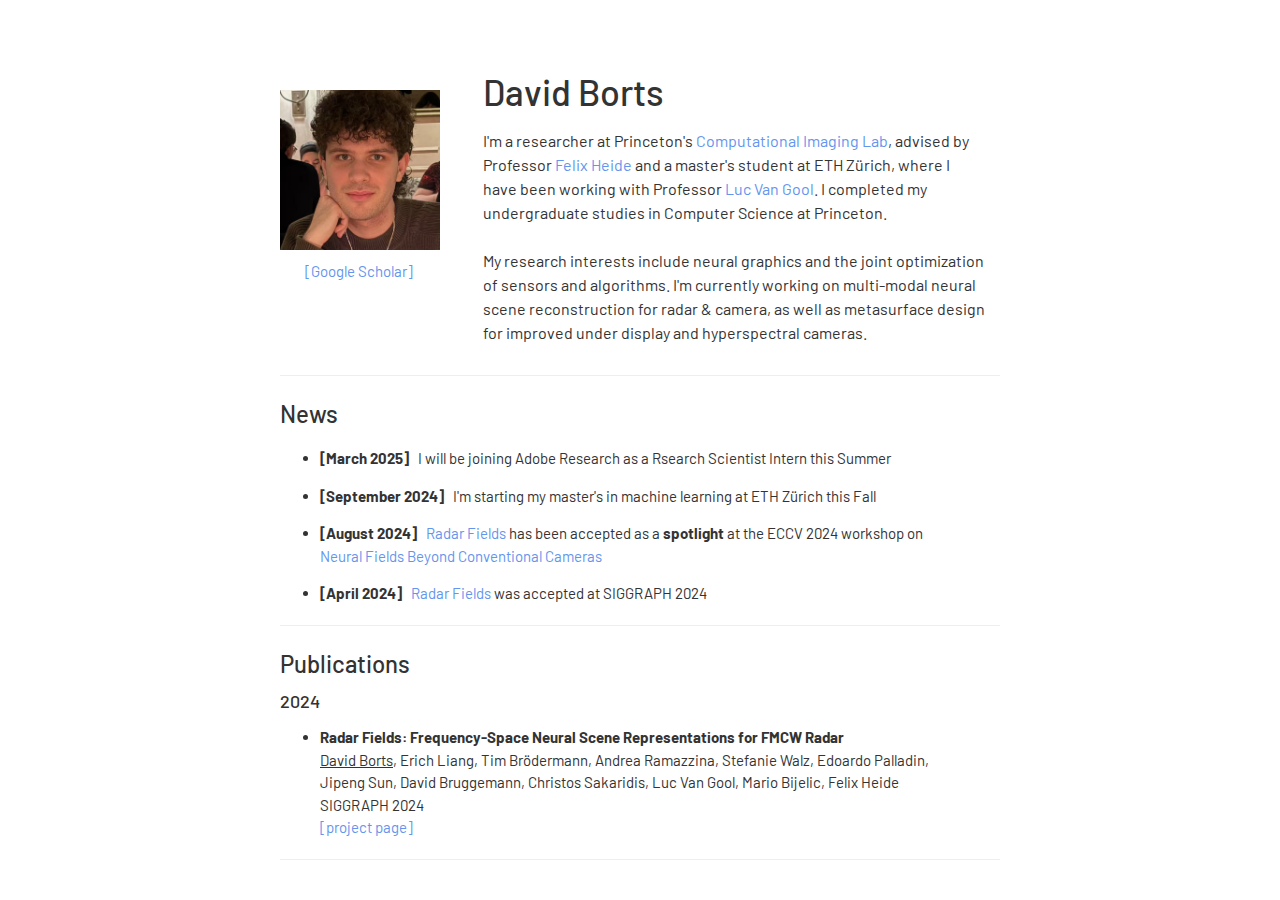
<file: index.html>
<!DOCTYPE html>
<html>

<head>
  <title>David Borts</title>
  <meta http-equiv="Content-Type" content="text/html; charset=UTF-8" />
  <meta name="viewport" content="width=device-width, initial-scale=1.0" />
  <meta name="author" content="dborts">
  <meta name="keywords" content="David Borts, David Borts Princeton">
  <meta name="robots" content="index,follow">
  <meta name="description" content="David Borts homepage">
  <link href="https://fonts.googleapis.com/css?family=Barlow|Syne|Arimo|Open+Sans" rel="stylesheet">
  <link rel="preconnect" href="https://fonts.googleapis.com">
  <link rel="preconnect" href="https://fonts.gstatic.com" crossorigin>
  <!-- <link rel="stylesheet" href="https://cdnjs.cloudflare.com/ajax/libs/font-awesome/4.7.0/css/font-awesome.min.css"> -->
  <link href="https://fonts.googleapis.com/css2?family=Roboto&display=swap" rel="stylesheet">
  <link href="css/style.css" rel="stylesheet" media="screen" />
  <link href="https://davidborts.github.io/css/bootstrap.min.css" rel="stylesheet" media="screen" />

  <style>
    body {
      font: 1.5em/1.5 'Barlow';
    }

    h1,
    h2,
    h3 {
      line-height: 1.5;
    }

    div.title {
      font-weight: bold;
    }

    li {
      margin: 1em auto;
      line-height: 1.5;
    }

   a:link {
      color: #6495ed;
      text-decoration: none;
    }

    a:visited {
      color: #6495ed;
    }

    a:hover {
      color: #e77500;
      text-decoration: underline;
    }
  </style>
</head>

<body>

  <div class="container">
    <br>
    <br>

    <div class="row">
      <div class="col-sm-3">
        <br><br>
        <a>
          <div class="profile-picture">
          </div>
        </a>
        <p>
          <p style="text-align: center;">
              <a href="https://scholar.google.com/citations?user=X_eC3oMAAAAJ&hl=en">[Google Scholar]</a>
            </p>
        </p>
        </p>
      </div>

      <div class="col-sm-9">
        <div class="clearfix visible-xs-block"></div>

        <div class="container-fluid pt-3 d-sm-flex justify-content-between dashboard">
          <!-- bio -->
          <h1>David Borts</h1>
            <p style="font-size: 16px">
              I'm a researcher at Princeton's <a href="https://light.princeton.edu/">Computational Imaging Lab</a>, advised by Professor <a href="https://www.cs.princeton.edu/~fheide/">Felix Heide</a> and a master's student at ETH Zürich, where I have been working with Professor <a href="https://vision.ee.ethz.ch/people-details.OTAyMzM=.TGlzdC8zMjg3LC0xOTcxNDY1MTc4.html">Luc Van Gool</a>. I completed my undergraduate studies in Computer Science at Princeton.
              <br>
              <br>
              My research interests include neural graphics and the joint optimization of sensors and algorithms. I'm currently working on multi-modal neural scene reconstruction for radar & camera, as well as metasurface design for improved under display and hyperspectral cameras. 
            </p>
        </div>
      </div>

    </div>
  <hr> 
    <h3>News</h3>
    <ul>
      <li>
        <b>[March 2025]</b> &nbsp; I will be joining Adobe Research as a Rsearch Scientist Intern this Summer
      </li>
      <li>
        <b>[September 2024]</b> &nbsp; I'm starting my master's in machine learning at ETH Zürich this Fall
      </li>
      <li>
        <b>[August 2024]</b> &nbsp; <a href="https://light.princeton.edu/publication/radarfields/">Radar Fields</a> has been accepted as a <b>spotlight</b> at the ECCV 2024 workshop on <br> <a href="https://neural-fields-beyond-cams.github.io/">Neural Fields Beyond Conventional Cameras</a>
      </li>
      <li>
        <b>[April 2024]</b> &nbsp; <a href="https://light.princeton.edu/publication/radarfields/">Radar Fields</a> was accepted at SIGGRAPH 2024
      </li>
    </ul>

  <hr>
    <h3>Publications</h3>
    <h4>2024</h4>
    <ul>
  
        <li>
          <div class="title">Radar Fields: Frequency-Space Neural Scene Representations for FMCW Radar</div>
          <div><u>David Borts</u>, Erich Liang, Tim Brödermann, Andrea Ramazzina, Stefanie Walz, Edoardo Palladin, <br> Jipeng Sun, David Bruggemann, Christos Sakaridis, Luc Van Gool, Mario Bijelic, Felix Heide</div>
          <div>SIGGRAPH 2024</div>
          <a href="https://light.princeton.edu/publication/radarfields/">[project page]</a>
        </li>
      </ul>
    <!-- <hr> -->
    </ul>
    <hr>
</body>
</html>
</file>
<file: css/style.css>
.profile-picture {
    background-image: url('../profile.png');
    max-height: 400px;
    width: 160px; /* Example width */
    height: 160px; /* Example height */
    background-size: cover; /* Or 'contain' depending on your needs */
  }
</file>
